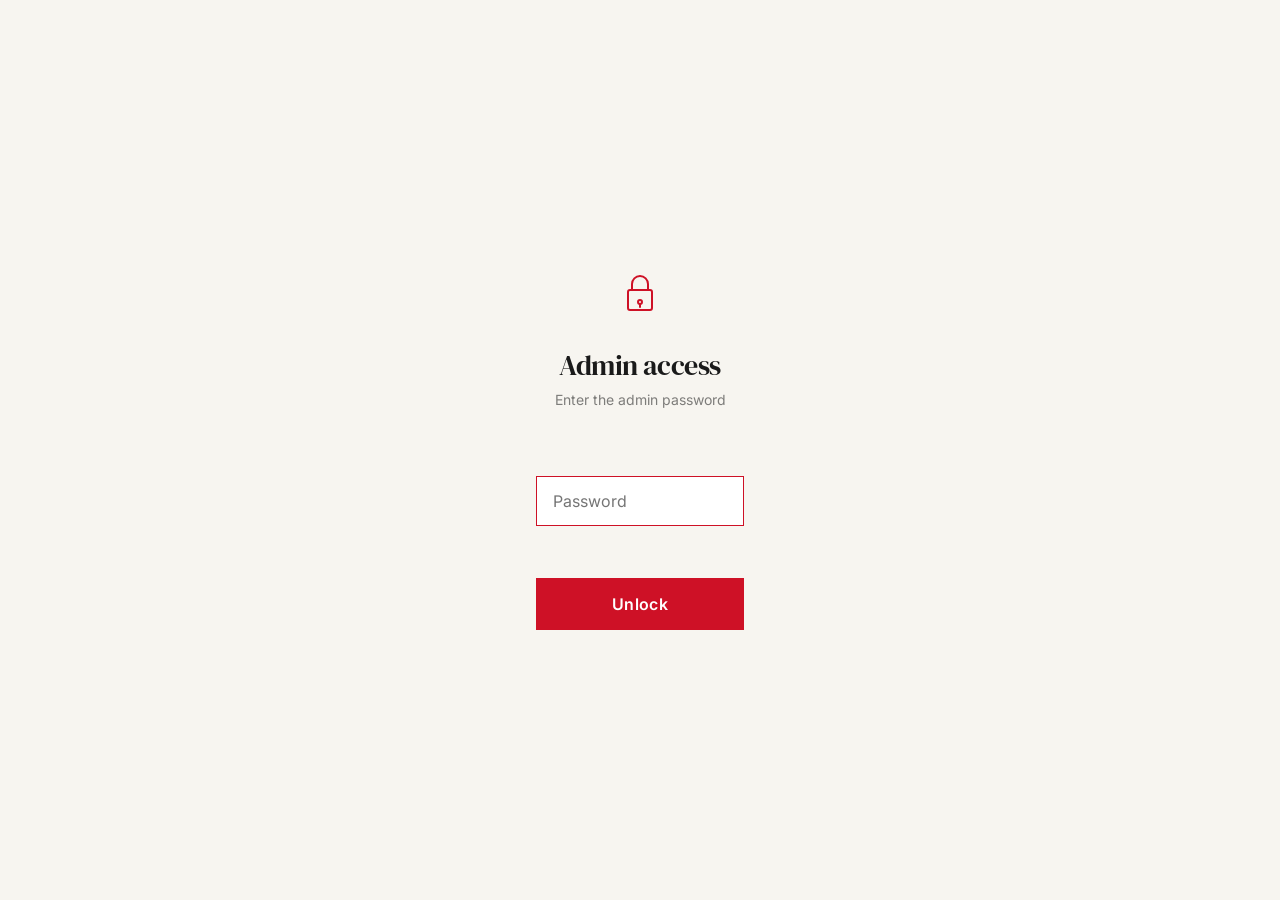
<file: admin.html>
<!DOCTYPE html>
<html lang="en">
<head>
  <meta charset="UTF-8">
  <meta name="viewport" content="width=device-width, initial-scale=1.0">
  <meta name="description" content="Admin panel — manage cycling proof for Gaza Fundraising Cause.">
  <title>Admin — Gaza Fundraising Cause</title>
  <link rel="stylesheet" href="css/styles.css">
  <style>
    .admin-gate {
      position: fixed;
      inset: 0;
      z-index: 999;
      background: var(--bg);
      display: flex;
      align-items: center;
      justify-content: center;
    }

    .admin-gate--hidden {
      display: none;
    }

    .admin-gate__box {
      text-align: center;
      padding: var(--space-xl);
      max-width: 400px;
    }

    .admin-gate__lock {
      width: 48px;
      height: 48px;
      margin: 0 auto var(--space-md);
      color: var(--accent);
    }

    .admin-gate__lock svg {
      display: block;
    }

    .admin-gate__title {
      font-family: var(--font-heading);
      font-size: 28px;
      margin-bottom: var(--space-xs);
      color: var(--text);
    }

    .admin-gate__sub {
      font-size: 14px;
      color: var(--muted);
      margin-bottom: var(--space-lg);
    }

    .admin-gate__input {
      width: 100%;
      padding: 14px 16px;
      font-family: var(--font-body);
      font-size: 16px;
      border: 1px solid var(--border);
      background: #fff;
      outline: none;
      transition: border-color 0.2s var(--ease-out);
      margin-bottom: var(--space-sm);
    }

    .admin-gate__input:focus {
      border-color: var(--accent);
    }

    .admin-gate__error {
      font-size: 13px;
      color: var(--accent);
      min-height: 20px;
      margin-bottom: var(--space-sm);
    }

    .admin-content {
      display: none;
    }

    .admin-content--visible {
      display: block;
    }

    .admin-form {
      max-width: 600px;
      margin: 0 auto;
    }

    .admin-form__group {
      margin-bottom: var(--space-md);
    }

    .admin-form__label {
      display: block;
      font-size: 13px;
      font-weight: 600;
      color: var(--text);
      margin-bottom: 6px;
      letter-spacing: 0.03em;
    }

    .admin-form__input,
    .admin-form__textarea,
    .admin-form__file {
      width: 100%;
      padding: 12px 14px;
      font-family: var(--font-body);
      font-size: 15px;
      border: 1px solid var(--border);
      background: #fff;
      outline: none;
      transition: border-color 0.2s var(--ease-out);
    }

    .admin-form__input:focus,
    .admin-form__textarea:focus {
      border-color: var(--accent);
    }

    .admin-form__textarea {
      min-height: 80px;
      resize: vertical;
    }

    .admin-form__file {
      padding: 10px 14px;
    }

    .admin-list {
      max-width: 600px;
      margin: 0 auto;
    }

    .admin-list__empty {
      text-align: center;
      padding: var(--space-xl);
      border: 1px dashed var(--border);
      font-size: 14px;
      color: var(--muted);
    }
  </style>
</head>
<body class="page-admin">
  <div class="admin-gate" id="admin-gate">
    <div class="admin-gate__box">
      <div class="admin-gate__lock">
        <svg viewBox="0 0 48 48" fill="none" stroke="currentColor" stroke-width="2" stroke-linecap="round" stroke-linejoin="round">
          <rect x="12" y="20" width="24" height="20" rx="2"/>
          <path d="M16 20V14c0-4.4 3.6-8 8-8s8 3.6 8 8v6"/>
          <circle cx="24" cy="32" r="2"/>
          <line x1="24" y1="34" x2="24" y2="37"/>
        </svg>
      </div>
      <h2 class="admin-gate__title">Admin access</h2>
      <p class="admin-gate__sub">Enter the admin password</p>
      <input type="password" class="admin-gate__input" id="admin-password" placeholder="Password" autocomplete="off">
      <p class="admin-gate__error" id="admin-error"></p>
      <button class="btn btn--primary" id="admin-unlock" style="width: 100%;">Unlock</button>
    </div>
  </div>

  <div class="admin-content" id="admin-content">
    <nav class="nav" role="navigation" aria-label="Main navigation">
      <a href="index.html" class="nav__title">Gaza Fundraising Cause</a>
      <button class="nav__hamburger" aria-label="Toggle menu" aria-expanded="false">
        <span></span>
        <span></span>
        <span></span>
      </button>
      <ul class="nav__links">
        <li><a href="index.html" class="nav__link">Home</a></li>
        <li><a href="about.html" class="nav__link">About</a></li>
        <li><a href="proof.html" class="nav__link">Proof</a></li>
        <li><a href="donate.html" class="nav__link nav__donate">Donate now</a></li>
      </ul>
    </nav>

    <main>
      <section class="page-hero" id="hero-admin">
        <div class="page-hero__content">
          <p class="section__label">Admin</p>
          <h1 class="heading-large">Manage Proof</h1>
        </div>
      </section>

      <section class="section" id="admin-upload">
        <p class="section__label fade-up">Upload new proof</p>
        <div class="admin-form fade-up fade-up--delay-1">
          <div class="admin-form__group">
            <label class="admin-form__label" for="proof-date">Date of ride</label>
            <input type="date" class="admin-form__input" id="proof-date">
          </div>
          <div class="admin-form__group">
            <label class="admin-form__label" for="proof-caption">Caption</label>
            <textarea class="admin-form__textarea" id="proof-caption" placeholder="Where did you ride? How far?"></textarea>
          </div>
          <div class="admin-form__group">
            <label class="admin-form__label" for="proof-file">Photo or video</label>
            <input type="file" class="admin-form__file" id="proof-file" accept="image/*,video/*">
          </div>
          <button class="btn btn--primary" id="proof-submit">Upload proof</button>
        </div>
      </section>

      <section class="section section--light-gray" id="admin-proofs">
        <p class="section__label fade-up">Uploaded proofs</p>
        <div class="admin-list fade-up fade-up--delay-1">
          <div class="admin-list__empty">No proofs uploaded yet.</div>
        </div>
      </section>
    </main>

    <div class="footer-bar">
      <div class="footer-bar__text">Donate today. Change lives.</div>
    </div>

    <footer class="footer">
      <span>Gaza Fundraising Cause. Woodhouse students. 2026.</span>
      <div class="footer__links">
        <a href="https://instagram.com/gaza_fundraising_cause_whsa" target="_blank" rel="noopener noreferrer">Instagram</a>
        <a href="https://www.justgiving.com/page/gaza-fundraising-cause" target="_blank" rel="noopener noreferrer">JustGiving</a>
      </div>
    </footer>
  </div>

  <script src="js/main.js"></script>
  <script>
    (function () {
      var gate = document.getElementById('admin-gate');
      var content = document.getElementById('admin-content');
      var passwordInput = document.getElementById('admin-password');
      var errorEl = document.getElementById('admin-error');
      var unlockBtn = document.getElementById('admin-unlock');
      var password = 'pakiunited';

      function checkPassword() {
        if (passwordInput.value === password) {
          gate.classList.add('admin-gate--hidden');
          content.classList.add('admin-content--visible');
          errorEl.textContent = '';
        } else {
          errorEl.textContent = 'Incorrect password';
          passwordInput.value = '';
          passwordInput.focus();
        }
      }

      unlockBtn.addEventListener('click', checkPassword);
      passwordInput.addEventListener('keydown', function (e) {
        if (e.key === 'Enter') checkPassword();
      });

      passwordInput.focus();
    })();
  </script>
</body>
</html>
</file>
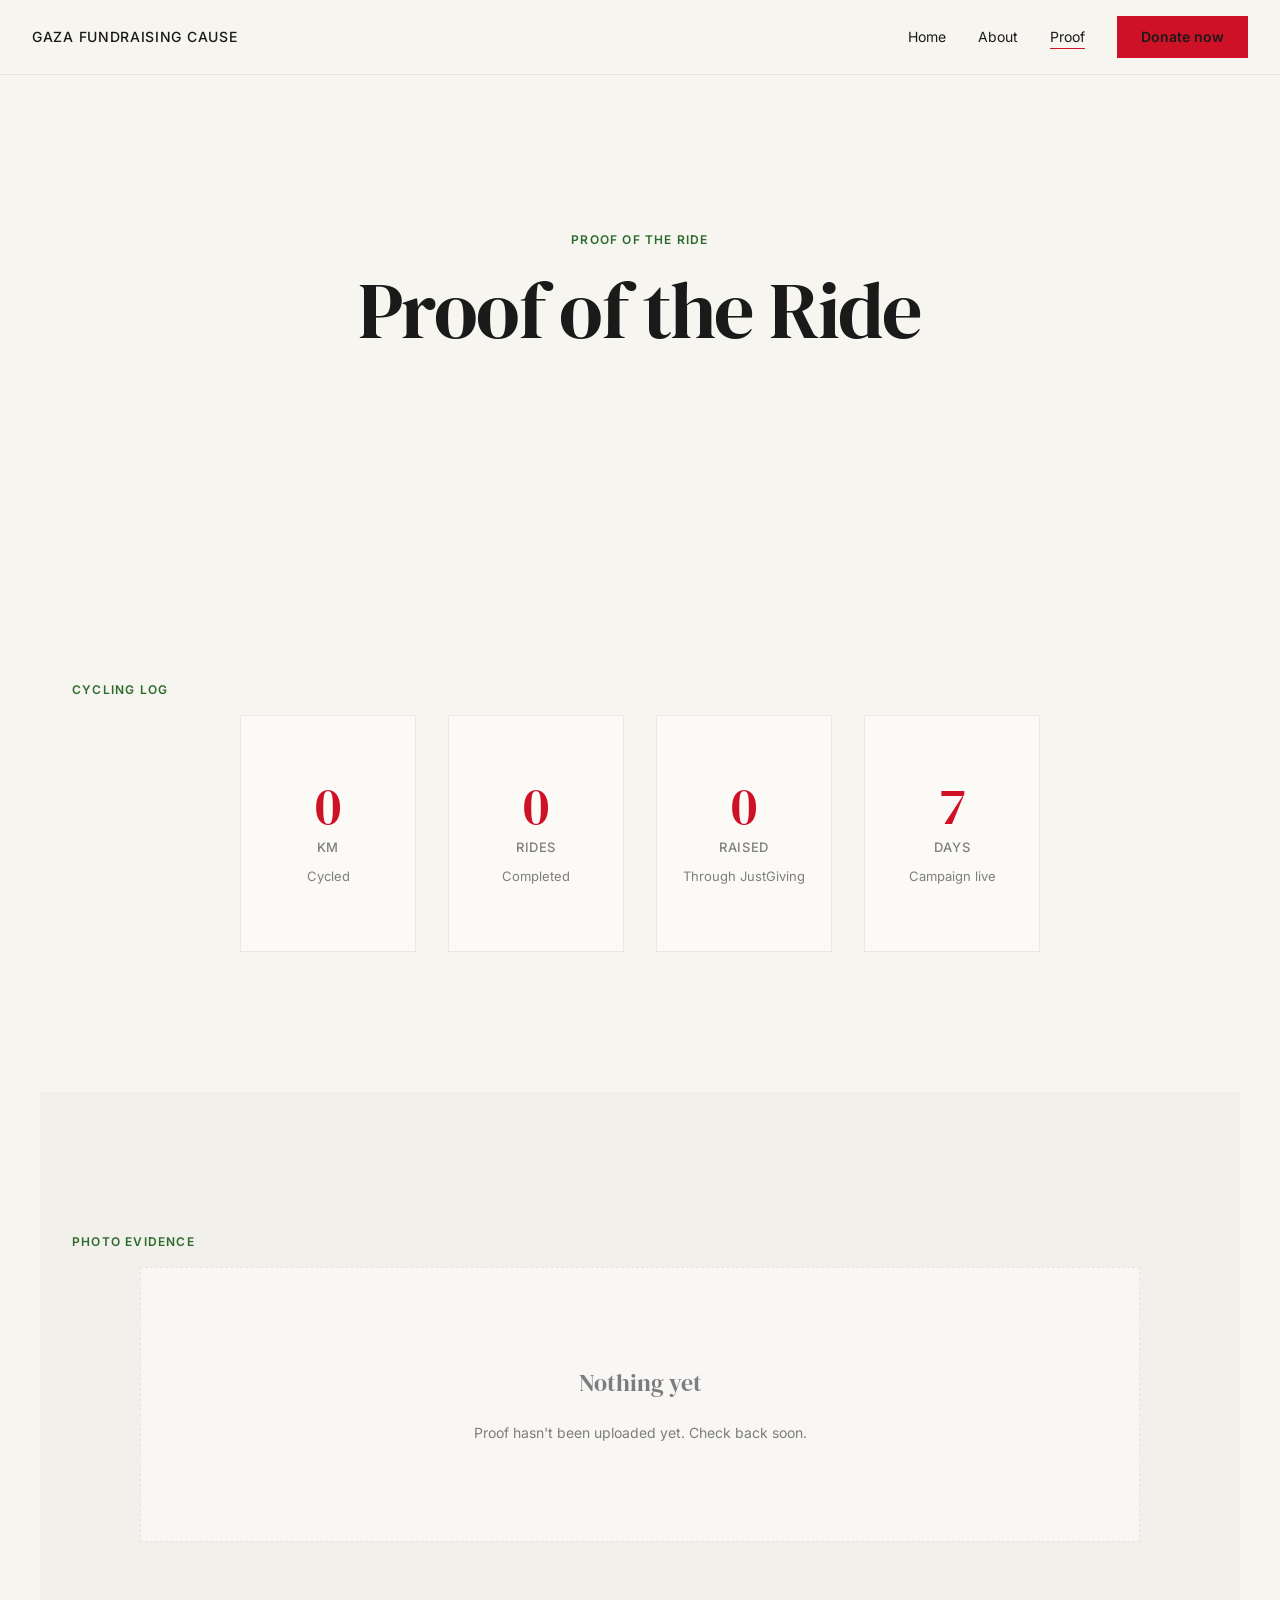
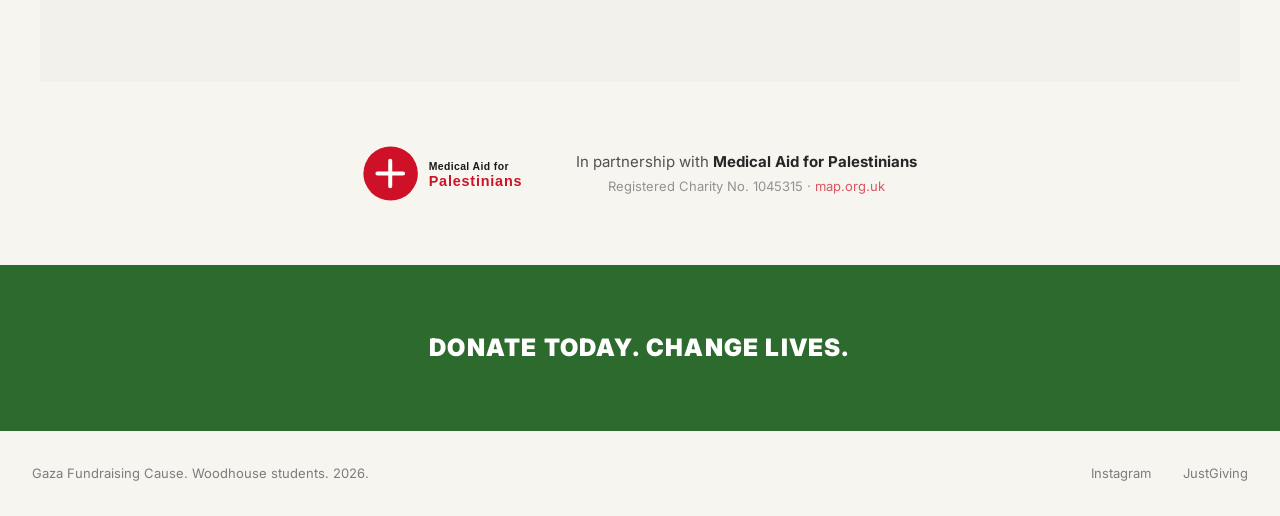
<file: proof.html>
<!DOCTYPE html>
<html lang="en">
<head>
  <meta charset="UTF-8">
  <meta name="viewport" content="width=device-width, initial-scale=1.0">
  <meta name="description" content="Proof of cycling — see real evidence of our Gaza perimeter challenge rides.">
  <title>Proof — Gaza Fundraising Cause</title>
  <link rel="stylesheet" href="css/styles.css">
</head>
<body class="page-proof">
  <nav class="nav" role="navigation" aria-label="Main navigation">
    <a href="index.html" class="nav__title">Gaza Fundraising Cause</a>
    <button class="nav__hamburger" aria-label="Toggle menu" aria-expanded="false">
      <span></span>
      <span></span>
      <span></span>
    </button>
    <ul class="nav__links">
      <li><a href="index.html" class="nav__link">Home</a></li>
      <li><a href="about.html" class="nav__link">About</a></li>
      <li><a href="proof.html" class="nav__link nav__link--active">Proof</a></li>
      <li><a href="donate.html" class="nav__link nav__donate">Donate now</a></li>
    </ul>
  </nav>

  <main>
    <section class="page-hero" id="hero-proof">
      <div class="page-hero__content">
        <p class="section__label fade-up">Proof of the ride</p>
        <h1 class="heading-large fade-up fade-up--delay-1">Proof of the Ride</h1>
      </div>
    </section>

    <section class="section" id="stats">
      <p class="section__label fade-up">Cycling log</p>
      <div class="stats-row fade-up fade-up--delay-1">
        <div class="stat-card">
          <span class="stat-card__number" data-counter="0">0</span>
          <span class="stat-card__unit">km</span>
          <span class="stat-card__label">Cycled</span>
        </div>
        <div class="stat-card">
          <span class="stat-card__number" data-counter="0">0</span>
          <span class="stat-card__unit">rides</span>
          <span class="stat-card__label">Completed</span>
        </div>
        <div class="stat-card">
          <span class="stat-card__number" data-counter="0">0</span>
          <span class="stat-card__unit">raised</span>
          <span class="stat-card__label">Through JustGiving</span>
        </div>
        <div class="stat-card">
          <span class="stat-card__number" data-counter="7">0</span>
          <span class="stat-card__unit">days</span>
          <span class="stat-card__label">Campaign live</span>
        </div>
      </div>
    </section>

    <section class="section section--light-gray" id="gallery">
      <p class="section__label fade-up">Photo evidence</p>
      <div class="proof-grid fade-up fade-up--delay-1">
        <div class="proof-card proof-card--empty" style="grid-column: 1 / -1; aspect-ratio: auto; padding: var(--space-xl);">
          <p class="proof-card__nothing">Nothing yet</p>
          <p class="proof-card__nothing-sub">Proof hasn't been uploaded yet. Check back soon.</p>
        </div>
      </div>
    </section>

    <section class="trust-section" id="trust-proof">
      <div class="trust-bar fade-up">
        <img src="assets/images/map-logo.svg" alt="Medical Aid for Palestinians" class="trust-bar__logo" width="180" height="55">
        <div class="trust-bar__text">
          <p class="trust-bar__headline">In partnership with <strong>Medical Aid for Palestinians</strong></p>
          <p class="trust-bar__detail">Registered Charity No. 1045315 &middot; <a href="https://www.map.org.uk" target="_blank" rel="noopener noreferrer" class="trust-bar__link">map.org.uk</a></p>
        </div>
      </div>
    </section>
  </main>

  <div class="footer-bar">
    <div class="footer-bar__text">Donate today. Change lives.</div>
  </div>

  <footer class="footer">
    <span>Gaza Fundraising Cause. Woodhouse students. 2026.</span>
    <div class="footer__links">
      <a href="https://instagram.com/gaza_fundraising_cause_whsa" target="_blank" rel="noopener noreferrer">Instagram</a>
      <a href="https://www.justgiving.com/page/gaza-fundraising-cause" target="_blank" rel="noopener noreferrer">JustGiving</a>
    </div>
  </footer>

  <script src="js/main.js"></script>
</body>
</html>
</file>
<file: css/styles.css>
@import url('https://fonts.googleapis.com/css2?family=DM+Serif+Display:ital@0;1&family=Inter:wght@300;400;500;600;700;900&display=swap');

:root {
  --bg: #f7f5f0;
  --text: #1a1a1a;
  --accent: #CE1126;
  --accent-hover: #a80e1f;
  --green: #2d6a2d;
  --green-hover: #235523;
  --black: #1a1a1a;
  --muted: rgba(26, 26, 26, 0.55);
  --border: rgba(26, 26, 26, 0.08);
  --light-overlay: rgba(247, 245, 240, 0.92);

  --space-xs: 8px;
  --space-sm: 16px;
  --space-md: 32px;
  --space-lg: 64px;
  --space-xl: 96px;
  --space-xxl: 140px;

  --font-heading: 'DM Serif Display', Georgia, serif;
  --font-body: 'Inter', -apple-system, BlinkMacSystemFont, sans-serif;

  --ease-out: cubic-bezier(0.23, 1, 0.32, 1);
  --ease-in-out: cubic-bezier(0.77, 0, 0.175, 1);
  --ease-default: cubic-bezier(0.16, 1, 0.3, 1);
}

*,
*::before,
*::after {
  box-sizing: border-box;
  margin: 0;
  padding: 0;
}

html {
  scroll-behavior: smooth;
  -webkit-font-smoothing: antialiased;
  -moz-osx-font-smoothing: grayscale;
}

body {
  font-family: var(--font-body);
  font-size: 16px;
  line-height: 1.6;
  color: var(--text);
  background-color: var(--bg);
  min-height: 100dvh;
  overflow-x: hidden;
}

img {
  max-width: 100%;
  display: block;
}

a {
  color: inherit;
  text-decoration: none;
}

button {
  font-family: inherit;
  cursor: pointer;
  border: none;
  background: none;
  color: inherit;
}

/* ========== Typography ========== */

h1, h2, h3, h4 {
  font-family: var(--font-heading);
  font-weight: 400;
  line-height: 1.1;
  letter-spacing: -0.02em;
}

.heading-large {
  font-size: clamp(40px, 8vw, 80px);
}

.heading-medium {
  font-size: clamp(32px, 5vw, 56px);
}

.heading-small {
  font-size: clamp(28px, 4vw, 40px);
}

.body-text {
  font-size: 16px;
  line-height: 1.7;
  color: var(--muted);
  max-width: 65ch;
}

.text-red {
  color: var(--accent);
}

.text-green {
  color: var(--green);
}

/* ========== Navigation ========== */

.nav {
  position: fixed;
  top: 0;
  left: 0;
  right: 0;
  z-index: 100;
  padding: var(--space-sm) var(--space-md);
  display: flex;
  align-items: center;
  justify-content: space-between;
  background: rgba(247, 245, 240, 0.95);
  border-bottom: 1px solid var(--border);
  transition: transform 0.3s var(--ease-out), opacity 0.3s var(--ease-out);
  will-change: transform;
}

.nav--hidden {
  transform: translateY(-100%);
  opacity: 0;
}

.nav__title {
  font-size: 14px;
  font-weight: 500;
  letter-spacing: 0.05em;
  text-transform: uppercase;
  color: var(--text);
}

.nav__links {
  display: flex;
  align-items: center;
  gap: var(--space-md);
  list-style: none;
}

.nav__link {
  font-size: 14px;
  font-weight: 400;
  color: var(--muted);
  transition: color 0.2s var(--ease-out);
  position: relative;
}

.nav__link::after {
  content: '';
  position: absolute;
  bottom: -4px;
  left: 0;
  width: 0;
  height: 1px;
  background: var(--accent);
  transition: width 0.2s var(--ease-out);
}

.nav__link:hover {
  color: var(--text);
}

.nav__link:hover::after {
  width: 100%;
}

.nav__link--active {
  color: var(--text);
}

.nav__link--active::after {
  width: 100%;
  background: var(--accent);
}

.nav__donate {
  display: inline-flex;
  align-items: center;
  justify-content: center;
  padding: 10px 24px;
  background: var(--accent);
  color: #fff;
  font-size: 14px;
  font-weight: 600;
  border-radius: 0;
  transition: background 0.2s var(--ease-out), transform 0.15s var(--ease-out);
}

.nav__donate:active {
  transform: scale(0.97);
}

.nav__donate:hover {
  background: var(--accent-hover);
}

.nav__hamburger {
  display: none;
  flex-direction: column;
  gap: 5px;
  padding: 4px;
  cursor: pointer;
  z-index: 101;
}

.nav__hamburger span {
  display: block;
  width: 24px;
  height: 1.5px;
  background: var(--text);
  transition: transform 0.3s var(--ease-out), opacity 0.3s var(--ease-out);
  transform-origin: center;
}

.nav__hamburger--open span:nth-child(1) {
  transform: rotate(45deg) translate(4.5px, 4.5px);
}

.nav__hamburger--open span:nth-child(2) {
  opacity: 0;
}

.nav__hamburger--open span:nth-child(3) {
  transform: rotate(-45deg) translate(4.5px, -4.5px);
}

@media (max-width: 768px) {
  .nav__hamburger {
    display: flex;
  }

  .nav__links {
    position: fixed;
    top: 0;
    left: 0;
    right: 0;
    bottom: 0;
    background: var(--bg);
    flex-direction: column;
    justify-content: center;
    align-items: center;
    gap: var(--space-lg);
    transform: translateX(100%);
    transition: transform 0.4s var(--ease-out);
    z-index: 100;
  }

  .page-about .nav__links {
    background: #0d0d0d;
  }

  .nav__links--open {
    transform: translateX(0);
  }

  .nav__link {
    font-size: 24px;
  }

  .nav__donate {
    font-size: 18px;
    padding: 16px 48px;
    min-height: 56px;
  }
}

/* ========== Hero ========== */

.hero {
  position: relative;
  min-height: 100dvh;
  display: flex;
  align-items: center;
  padding: 0;
  overflow: hidden;
  background-color: var(--bg);
}

.hero--page {
  min-height: 60vh;
  padding: var(--space-xl) var(--space-md) var(--space-lg);
}

.hero--home {
  padding: 0;
}

.hero__layout {
  display: grid;
  grid-template-columns: 1fr 1fr;
  width: 100%;
  min-height: 100dvh;
}

.hero__left {
  display: flex;
  flex-direction: column;
  justify-content: center;
  padding: var(--space-xxl) var(--space-xl);
  position: relative;
  z-index: 2;
}

.hero__right {
  position: relative;
  overflow: hidden;
  background-color: #2a2a2a;
  display: flex;
  align-items: center;
  justify-content: center;
}

.hero__right-bg {
  position: absolute;
  inset: 0;
  z-index: 0;
  background-size: cover;
  background-position: center;
  opacity: 0.5;
}

.hero__right-bg::after {
  content: '';
  position: absolute;
  inset: 0;
  background: linear-gradient(135deg, rgba(26,26,26,0.7) 0%, rgba(26,26,26,0.3) 100%);
}

.hero__right-content {
  position: relative;
  z-index: 2;
  display: flex;
  flex-direction: column;
  align-items: center;
  gap: var(--space-md);
  padding: var(--space-xl);
}

.hero__text-overlay {
  position: absolute;
  bottom: var(--space-lg);
  left: 50%;
  transform: translateX(-50%);
  z-index: 3;
  font-family: var(--font-heading);
  font-size: clamp(30px, 5vw, 52px);
  color: rgba(255, 255, 255, 0.95);
  text-align: center;
  white-space: nowrap;
  animation: fadePulse 3s ease-in-out infinite;
  text-shadow: 0 4px 32px rgba(0, 0, 0, 0.6);
  letter-spacing: 0.02em;
  pointer-events: none;
}

@keyframes fadePulse {
  0%, 100% { opacity: 0.35; }
  50% { opacity: 1; }
}

.hero__silhouette {
  opacity: 0.85;
  max-width: 80%;
}

.hero__silhouette svg {
  width: 100%;
  height: auto;
}

.hero__three {
  position: absolute;
  inset: 0;
  z-index: 1;
  pointer-events: none;
}

.hero__three canvas {
  display: block;
  width: 100%;
  height: 100%;
}

/* Hero Particle Field (left side) */
.hero__particles {
  position: absolute;
  inset: 0;
  z-index: 0;
  pointer-events: none;
}

.hero__particles canvas {
  display: block;
  width: 100%;
  height: 100%;
}

.hero__left > *:not(.hero__particles) {
  position: relative;
  z-index: 1;
}

/* Distressed / Grunge Text */
.distressed {
  position: relative;
  display: inline-block;
}

.distressed::before {
  content: '';
  position: absolute;
  inset: 0;
  background: repeating-linear-gradient(
    0deg,
    transparent,
    transparent 2px,
    rgba(0,0,0,0.04) 2px,
    rgba(0,0,0,0.04) 3px
  );
  pointer-events: none;
  mix-blend-mode: multiply;
}

/* Brushstroke Banner */
.brushstroke {
  display: inline-block;
  background: var(--black);
  color: #fff;
  padding: 12px 28px;
  font-family: var(--font-body);
  font-size: clamp(14px, 2vw, 18px);
  font-weight: 600;
  line-height: 1.4;
  margin-bottom: var(--space-md);
  position: relative;
  clip-path: polygon(
    0% 0%,
    98% 0%,
    100% 50%,
    98% 100%,
    0% 100%,
    2% 50%
  );
}

.brushstroke .text-red {
  color: var(--accent);
}

/* Hero headline */
.hero-headline {
  font-family: var(--font-body);
  font-size: clamp(16px, 2.5vw, 22px);
  font-weight: 500;
  letter-spacing: 0.15em;
  text-transform: uppercase;
  color: var(--muted);
  margin-bottom: var(--space-xs);
}

.hero-headline-big {
  font-family: var(--font-body);
  font-size: clamp(64px, 12vw, 140px);
  font-weight: 900;
  line-height: 0.9;
  letter-spacing: -0.04em;
  text-transform: uppercase;
  color: var(--accent);
  margin-bottom: var(--space-md);
  position: relative;
}

.hero-body {
  font-size: clamp(15px, 1.2vw, 17px);
  line-height: 1.7;
  color: var(--muted);
  max-width: 520px;
  margin-bottom: var(--space-lg);
}

.hero__cta {
  display: inline-flex;
  align-items: center;
  justify-content: center;
  padding: 16px 48px;
  background: var(--accent);
  color: #fff;
  font-size: 16px;
  font-weight: 700;
  letter-spacing: 0.03em;
  text-transform: uppercase;
  transition: background 0.2s var(--ease-out), transform 0.15s var(--ease-out);
}

.hero__cta:active {
  transform: scale(0.97);
}

.hero__cta:hover {
  background: var(--accent-hover);
}

@media (max-width: 900px) {
  .hero__layout {
    grid-template-columns: 1fr;
    min-height: auto;
  }

  .hero__left {
    padding: var(--space-xxl) var(--space-md) var(--space-xl);
  }

  .hero__right {
    min-height: 400px;
    order: -1;
  }

  .hero--page {
    min-height: 40vh;
  }
}

@media (max-width: 768px) {
  .hero__right {
    min-height: 300px;
  }
}

/* ========== Buttons ========== */

.btn {
  display: inline-flex;
  align-items: center;
  justify-content: center;
  padding: 16px 40px;
  font-size: 16px;
  font-weight: 600;
  letter-spacing: 0.02em;
  transition: background 0.2s var(--ease-out), transform 0.15s var(--ease-out);
  cursor: pointer;
}

.btn:active {
  transform: scale(0.97);
}

.btn--primary {
  background: var(--accent);
  color: #fff;
}

.btn--primary:hover {
  background: var(--accent-hover);
}

.btn--green {
  background: var(--green);
  color: #fff;
}

.btn--green:hover {
  background: var(--green-hover);
}

.btn--donate-large {
  padding: 20px 56px;
  font-size: 18px;
  min-width: 280px;
  animation: pulse-btn 2s ease-in-out infinite;
}

.btn--donate-large:active {
  animation: none;
  transform: scale(0.97);
}

@keyframes pulse-btn {
  0%, 100% {
    transform: scale(1);
  }
  50% {
    transform: scale(1.03);
  }
}

.link-underline {
  position: relative;
  color: var(--muted);
  font-size: 16px;
  transition: color 0.2s var(--ease-out);
}

.link-underline::after {
  content: '';
  position: absolute;
  bottom: -2px;
  left: 0;
  width: 100%;
  height: 1px;
  background: var(--text);
  transform: scaleX(0);
  transform-origin: left;
  transition: transform 0.3s var(--ease-out);
}

.link-underline:hover {
  color: var(--text);
}

.link-underline:hover::after {
  transform: scaleX(1);
}

.link-green {
  position: relative;
  color: var(--green);
  font-size: 16px;
  font-weight: 500;
  transition: color 0.2s var(--ease-out);
}

.link-green::after {
  content: '';
  position: absolute;
  bottom: -2px;
  left: 0;
  width: 100%;
  height: 1px;
  background: var(--green);
  transform: scaleX(0);
  transform-origin: left;
  transition: transform 0.3s var(--ease-out);
}

.link-green:hover {
  color: var(--green-hover);
}

.link-green:hover::after {
  transform: scaleX(1);
}

/* ========== Sections ========== */

.section {
  padding: var(--space-xxl) var(--space-md);
  max-width: 1200px;
  margin: 0 auto;
}

.section--full {
  max-width: none;
  padding-left: var(--space-md);
  padding-right: var(--space-md);
}

.section--light-gray {
  background: rgba(0, 0, 0, 0.02);
}

.section--cta {
  text-align: center;
  padding: var(--space-xxl) var(--space-md);
  background: var(--bg);
}

.section__label {
  font-family: var(--font-body);
  font-size: 12px;
  font-weight: 600;
  letter-spacing: 0.1em;
  text-transform: uppercase;
  color: var(--green);
  margin-bottom: var(--space-sm);
}

.section__heading {
  margin-bottom: var(--space-md);
}

.section__text {
  font-size: 16px;
  line-height: 1.7;
  color: var(--muted);
  max-width: 65ch;
}

/* ========== Three Column Layout (Aid + Fundraising + Map) ========== */

.cols-3 {
  display: grid;
  grid-template-columns: 1fr 1fr 1fr;
  gap: var(--space-lg);
  align-items: start;
}

.cols-3--wide-right {
  grid-template-columns: 1.2fr 1fr 1fr;
}

@media (max-width: 900px) {
  .cols-3 {
    grid-template-columns: 1fr;
    gap: var(--space-xl);
  }
}

/* ========== Two Column Layout ========== */

.cols-2 {
  display: grid;
  grid-template-columns: 1fr 1fr;
  gap: var(--space-lg);
  align-items: start;
}

@media (max-width: 768px) {
  .cols-2 {
    grid-template-columns: 1fr;
    gap: var(--space-md);
  }
}

/* ========== Aid Category Items (Green Circular Icons) ========== */

.aid-list {
  list-style: none;
  display: flex;
  flex-direction: column;
  gap: var(--space-md);
}

.aid-item {
  display: flex;
  gap: var(--space-md);
  align-items: flex-start;
}

.aid-item__icon {
  flex-shrink: 0;
  width: 52px;
  height: 52px;
  border: 2px solid var(--green);
  border-radius: 50%;
  display: flex;
  align-items: center;
  justify-content: center;
  background: rgba(45, 106, 45, 0.06);
}

.aid-item__icon svg {
  width: 24px;
  height: 24px;
  fill: none;
  stroke: var(--green);
  stroke-width: 1.5;
}

.aid-item__content h3 {
  font-family: var(--font-body);
  font-size: 13px;
  font-weight: 700;
  letter-spacing: 0.08em;
  text-transform: uppercase;
  color: var(--green);
  margin-bottom: 3px;
}

.aid-item__content p {
  font-size: 14px;
  color: var(--muted);
  line-height: 1.5;
}

/* ========== Fundraising Mechanic ========== */

.fundraising-mechanic {
  text-align: center;
  padding: var(--space-lg) 0;
}

.fundraising-mechanic__label {
  font-size: clamp(20px, 3vw, 28px);
  font-weight: 700;
  color: var(--green);
  letter-spacing: 0.03em;
  margin-bottom: var(--space-sm);
}

.fundraising-mechanic__banner {
  display: inline-block;
  background: var(--accent);
  color: #fff;
  font-family: var(--font-body);
  font-size: clamp(24px, 3.5vw, 36px);
  font-weight: 900;
  text-transform: uppercase;
  padding: 8px 32px;
  letter-spacing: 0.02em;
  margin-bottom: var(--space-sm);
  clip-path: polygon(0% 0%, 98% 0%, 100% 50%, 98% 100%, 0% 100%, 2% 50%);
}

.fundraising-mechanic__action {
  font-size: clamp(18px, 2.5vw, 24px);
  font-weight: 700;
  color: var(--text);
  line-height: 1.2;
}

.fundraising-mechanic__action .text-red {
  font-size: clamp(36px, 5vw, 56px);
  display: block;
  font-weight: 900;
  text-transform: uppercase;
}

/* ========== Gaza Map ========== */

.map-container {
  display: flex;
  flex-direction: column;
  align-items: center;
}

.map-svg {
  width: 100%;
  max-width: 200px;
  height: auto;
}

/* ========== 3D Cyclist Track ========== */

.track-container {
  display: flex;
  flex-direction: column;
  align-items: center;
  gap: var(--space-sm);
}

.track-container__label {
  font-family: var(--font-body);
  font-size: 11px;
  font-weight: 600;
  letter-spacing: 0.1em;
  text-transform: uppercase;
  color: var(--green);
}

  .track-canvas {
    width: 100%;
    max-width: 260px;
    aspect-ratio: 1 / 1.3;
    position: relative;
  }

  .track-canvas canvas {
    display: block;
    width: 100%;
    height: 100%;
  }

  .track-container__caption {
    font-size: 12px;
  color: var(--muted);
  text-align: center;
  line-height: 1.5;
}

.track-container__caption .text-red {
  font-weight: 700;
}

.track-container__caption .text-green {
  font-weight: 700;
}

/* ========== Rising Hands CTA ========== */

.section--hands {
  position: relative;
  overflow: hidden;
}

.cta-heart__hands {
  position: absolute;
  inset: 0;
  z-index: 0;
  pointer-events: none;
}

.cta-heart__hands canvas {
  display: block;
  width: 100%;
  height: 100%;
}

/* ========== Bicycle Wheel Spinning ========== */

.wheel-spinner {
  width: 80px;
  height: 80px;
  animation: spin 3s linear infinite;
  margin: 0 auto;
}

.wheel-spinner--slow {
  animation-duration: 6s;
}

.wheel-spinner--hover-pause:hover {
  animation-play-state: paused;
}

@keyframes spin {
  100% {
    transform: rotate(360deg);
  }
}

.wheel-spinner svg {
  width: 100%;
  height: 100%;
}

.wheel-spinner circle {
  fill: none;
  stroke: var(--text);
  stroke-width: 2;
}

.wheel-spinner line {
  stroke: var(--text);
  stroke-width: 1.5;
  stroke-linecap: round;
}

.wheel-spinner--green circle {
  stroke: var(--green);
}

.wheel-spinner--green line {
  stroke: var(--green);
}

.wheel-spinner--red circle {
  stroke: var(--accent);
}

.wheel-spinner--red line {
  stroke: var(--accent);
}

/* ========== Stat Block ========== */

.stat {
  text-align: left;
}

.stat__number {
  font-family: var(--font-heading);
  font-size: clamp(48px, 6vw, 72px);
  line-height: 1;
  color: var(--text);
  margin-bottom: var(--space-xs);
}

.stat__label {
  font-size: 14px;
  color: var(--muted);
  letter-spacing: 0.02em;
}

/* ========== Numbered List ========== */

.numbered-list {
  list-style: none;
  display: flex;
  flex-direction: column;
  gap: var(--space-lg);
}

.numbered-list__item {
  display: flex;
  gap: var(--space-md);
  align-items: flex-start;
}

.numbered-list__num {
  font-family: var(--font-heading);
  font-size: 24px;
  color: var(--green);
  line-height: 1;
  flex-shrink: 0;
  min-width: 48px;
}

.numbered-list__content h3 {
  font-family: var(--font-heading);
  font-size: 22px;
  font-weight: 400;
  margin-bottom: 4px;
}

.numbered-list__content p {
  font-size: 15px;
  color: var(--muted);
  line-height: 1.6;
}

/* ========== Progress Bar ========== */

.progress {
  max-width: 600px;
  margin: 0 auto;
}

.progress__stats {
  display: flex;
  justify-content: space-between;
  margin-bottom: var(--space-sm);
  font-size: 14px;
}

.progress__raised {
  font-weight: 600;
}

.progress__goal {
  color: var(--muted);
}

.progress__bar {
  width: 100%;
  height: 4px;
  background: rgba(45, 106, 45, 0.15);
  margin-bottom: var(--space-sm);
  border-radius: 0;
}

.progress__fill {
  height: 100%;
  background: var(--green);
  width: 0;
  transition: width 1.5s var(--ease-out);
  border-radius: 0;
}

.progress__fill--animated {
  width: var(--progress-width, 0%);
}

.progress__km {
  font-size: 14px;
  color: var(--muted);
  display: flex;
  align-items: center;
  gap: var(--space-xs);
}

.progress__km .wheel-spinner {
  width: 20px;
  height: 20px;
  display: inline-block;
  vertical-align: middle;
}

.progress__link {
  cursor: pointer;
  transition: opacity 0.2s var(--ease-out);
}

.progress__link:hover {
  opacity: 0.7;
}

/* ========== Flip Counter (3D digit flip) ========== */

.flip-number {
  display: inline-flex;
  gap: 2px;
  vertical-align: middle;
}

.flip-digit {
  position: relative;
  display: inline-block;
  width: 0.6em;
  height: 1em;
  perspective: 300px;
  font-variant-numeric: tabular-nums;
}

.flip-digit__top,
.flip-digit__bottom {
  position: absolute;
  inset: 0;
  display: flex;
  align-items: center;
  justify-content: center;
  backface-visibility: hidden;
  transform-style: preserve-3d;
  overflow: hidden;
}

.flip-digit__top {
  background: var(--bg);
  color: var(--text);
  clip-path: inset(0 0 50% 0);
  transform-origin: bottom center;
  z-index: 2;
}

.flip-digit__bottom {
  background: var(--bg);
  color: var(--text);
  clip-path: inset(50% 0 0 0);
  transform-origin: top center;
  z-index: 1;
}

.flip-digit__top-next,
.flip-digit__bottom-next {
  position: absolute;
  inset: 0;
  display: flex;
  align-items: center;
  justify-content: center;
  backface-visibility: hidden;
  transform-style: preserve-3d;
  overflow: hidden;
}

.flip-digit__top-next {
  background: var(--bg);
  color: var(--text);
  clip-path: inset(0 0 50% 0);
  transform-origin: bottom center;
  transform: rotateX(90deg);
  z-index: 3;
}

.flip-digit__bottom-next {
  background: var(--bg);
  color: var(--text);
  clip-path: inset(50% 0 0 0);
  transform-origin: top center;
  z-index: 0;
}

.flip-digit--animate .flip-digit__top {
  animation: flipTop 0.4s ease-in forwards;
}

.flip-digit--animate .flip-digit__bottom-next {
  animation: flipBottom 0.4s ease-out 0.2s forwards;
}

@keyframes flipTop {
  0% { transform: rotateX(0deg); }
  100% { transform: rotateX(-90deg); }
}

@keyframes flipBottom {
  0% { transform: rotateX(90deg); }
  100% { transform: rotateX(0deg); }
}

/* ========== Steps List ========== */

.steps {
  list-style: none;
  display: flex;
  flex-direction: column;
  gap: var(--space-lg);
  max-width: 600px;
  margin: 0 auto;
}

.steps__item {
  display: flex;
  gap: var(--space-md);
  align-items: flex-start;
}

.steps__num {
  font-family: var(--font-heading);
  font-size: 24px;
  color: var(--green);
  line-height: 1;
  flex-shrink: 0;
  min-width: 48px;
}

.steps__content h3 {
  font-family: var(--font-heading);
  font-size: 22px;
  font-weight: 400;
  margin-bottom: 4px;
}

.steps__content p {
  font-size: 15px;
  color: var(--muted);
  line-height: 1.6;
}

/* ========== Heart CTA Section ========== */

.cta-heart {
  position: relative;
  z-index: 1;
  text-align: center;
  padding: var(--space-xxl) var(--space-md);
  max-width: 700px;
  margin: 0 auto;
}

.cta-heart__icon {
  margin-bottom: var(--space-md);
}

.cta-heart__icon svg {
  width: 48px;
  height: 48px;
  fill: var(--accent);
}

.cta-heart__headline {
  font-family: var(--font-body);
  font-size: clamp(20px, 3vw, 28px);
  font-weight: 900;
  color: var(--accent);
  text-transform: uppercase;
  letter-spacing: 0.02em;
  margin-bottom: var(--space-md);
  line-height: 1.2;
}

.cta-heart__text {
  font-size: 16px;
  color: var(--muted);
  max-width: 500px;
  margin: 0 auto var(--space-lg);
  line-height: 1.7;
}

/* ========== Green Footer Bar ========== */

.footer-bar {
  background: var(--green);
  color: #fff;
  text-align: center;
  padding: var(--space-lg) var(--space-md);
}

.footer-bar__text {
  font-family: var(--font-body);
  font-size: clamp(18px, 2.5vw, 24px);
  font-weight: 900;
  text-transform: uppercase;
  letter-spacing: 0.05em;
}

.footer {
  padding: var(--space-md);
  display: flex;
  justify-content: space-between;
  align-items: center;
  font-size: 13px;
  color: var(--muted);
  background: var(--bg);
}

.footer__links {
  display: flex;
  gap: var(--space-md);
}

.footer__links a {
  transition: color 0.2s var(--ease-out);
}

.footer__links a:hover {
  color: var(--text);
}

@media (max-width: 768px) {
  .footer {
    flex-direction: column;
    gap: var(--space-sm);
    text-align: center;
  }
}

/* ========== Donate URL ========== */

.donate-url {
  margin-top: var(--space-md);
  font-size: 13px;
  color: var(--muted);
  word-break: break-all;
}

.donate-url a {
  color: var(--muted);
  text-decoration: underline;
  text-underline-offset: 3px;
  transition: color 0.2s var(--ease-out);
}

.donate-url a:hover {
  color: var(--text);
}

/* ========== Share Section ========== */

.share {
  text-align: center;
  padding: var(--space-xl) var(--space-md);
}

.share__text {
  font-size: 18px;
  color: var(--muted);
  margin-bottom: var(--space-sm);
}

.share__handle {
  font-family: var(--font-heading);
  font-size: 28px;
  color: var(--text);
  transition: color 0.2s var(--ease-out);
}

.share__handle:hover {
  color: var(--accent);
}

/* ========== Animations: Fade Up ========== */

.fade-up {
  opacity: 0;
  transform: translateY(30px);
  transition: opacity 0.6s var(--ease-out), transform 0.6s var(--ease-out);
}

.fade-up--visible {
  opacity: 1;
  transform: translateY(0);
}

.fade-up--delay-1 { transition-delay: 0ms; }
.fade-up--delay-2 { transition-delay: 100ms; }
.fade-up--delay-3 { transition-delay: 200ms; }
.fade-up--delay-4 { transition-delay: 300ms; }

/* ========== Responsive Helpers ========== */

@media (max-width: 768px) {
  br {
    display: none;
  }

  .btn--donate-large {
    width: 100%;
    min-width: 0;
    min-height: 56px;
  }

  .section {
    padding: var(--space-xl) var(--space-sm);
  }

  .section--cta {
    padding: var(--space-xl) var(--space-sm);
  }

  .aid-item__icon {
    width: 44px;
    height: 44px;
  }

  .aid-item__icon svg {
    width: 20px;
    height: 20px;
  }

  .map-svg {
    max-width: 160px;
  }

  .track-canvas {
    max-width: 160px;
  }
}

/* ========== Elva Horizontal Scroll — Liquid Glass (About) ========== */

.page-about {
  background: #0d0d0d;
}

.page-about .nav {
  background: rgba(13, 13, 13, 0.92);
  border-bottom: 1px solid rgba(255, 255, 255, 0.06);
}

.page-about .nav__hamburger span {
  background: rgba(255, 255, 255, 0.75);
}

.page-about .nav__title,
.page-about .nav__link {
  color: rgba(255, 255, 255, 0.75);
}

.page-about .nav__link--active {
  color: #fff;
}

.about-wrapper {
  height: 400vh;
  position: relative;
  background: #0d0d0d;
}

.about-bg-glow {
  position: absolute;
  inset: 0;
  z-index: 0;
  pointer-events: none;
  transition: opacity 0.8s ease;
  will-change: opacity;
}

.about-sticky {
  position: sticky;
  top: 0;
  height: 100vh;
  overflow: hidden;
  background: transparent;
}

.about-track {
  display: flex;
  width: 400vw;
  height: 100vh;
  will-change: transform;
}

.panel {
  width: 100vw;
  height: 100vh;
  display: flex;
  align-items: center;
  justify-content: center;
  padding: var(--space-xl);
  flex-shrink: 0;
  background-color: transparent !important;
  background-size: cover !important;
  background-position: center !important;
  background-repeat: no-repeat !important;
  position: relative;
  z-index: 1;
}

.panel::before {
  content: '';
  position: absolute;
  inset: 0;
  z-index: 0;
  background: rgba(13, 13, 13, 0.5);
  pointer-events: none;
}

/* Glass card */
.glass-card {
  background: rgba(255, 255, 255, 0.04);
  backdrop-filter: blur(24px);
  -webkit-backdrop-filter: blur(24px);
  border: 1px solid rgba(255, 255, 255, 0.08);
  padding: var(--space-lg) var(--space-xl);
  max-width: 560px;
  position: relative;
  opacity: 0;
  transform: translateY(30px);
  transition: opacity 0.6s var(--ease-default), transform 0.6s var(--ease-default);
}

.panel--active .glass-card {
  opacity: 1;
  transform: translateY(0);
}

.panel__index {
  position: absolute;
  top: -20px;
  left: -8px;
  font-family: var(--font-heading);
  font-size: clamp(64px, 8vw, 96px);
  line-height: 1;
  color: rgba(206, 17, 38, 0.15);
  pointer-events: none;
  letter-spacing: -0.03em;
  user-select: none;
}

.panel:nth-child(3) .panel__index,
.panel:nth-child(4) .panel__index {
  color: rgba(45, 106, 45, 0.15);
}

/* Panel counter (right side vertical indicator) */
.panel-counter {
  position: fixed;
  right: var(--space-md);
  top: 50%;
  transform: translateY(-50%);
  z-index: 10;
  display: flex;
  flex-direction: column;
  align-items: center;
  gap: 4px;
  font-family: var(--font-body);
  font-size: 13px;
  font-weight: 500;
  letter-spacing: 0.05em;
  color: rgba(255, 255, 255, 0.25);
  pointer-events: none;
}

.panel-counter__current {
  font-size: 22px;
  font-weight: 700;
  color: rgba(255, 255, 255, 0.7);
  transition: color 0.4s ease;
}

.panel-counter__sep {
  font-size: 11px;
}

.panel-counter__total {
  color: rgba(255, 255, 255, 0.18);
}

/* Dark theme panel content */
.panel__label {
  margin-bottom: var(--space-sm);
  color: rgba(45, 106, 45, 0.7);
}

.panel__heading {
  font-family: var(--font-heading);
  font-size: clamp(40px, 6vw, 64px);
  line-height: 1.05;
  letter-spacing: -0.02em;
  margin-bottom: var(--space-md);
  color: rgba(255, 255, 255, 0.95);
}

.panel__text {
  font-size: 16px;
  line-height: 1.7;
  color: rgba(255, 255, 255, 0.55);
  max-width: 500px;
  margin-bottom: var(--space-md);
}

.panel__stat {
  display: block;
  margin-top: var(--space-md);
  font-weight: 600;
  color: rgba(255, 255, 255, 0.8);
}

.panel__wheel {
  display: flex;
  align-items: center;
  gap: var(--space-sm);
  margin-top: var(--space-sm);
}

.panel__wheel .wheel-spinner {
  width: 36px;
  height: 36px;
  animation-duration: 4s;
}

.panel__wheel span {
  font-size: 14px;
  color: rgba(255, 255, 255, 0.5);
}

.page-about .wheel-spinner--green circle {
  stroke: rgba(45, 106, 45, 0.6);
}

.page-about .wheel-spinner--green line {
  stroke: rgba(45, 106, 45, 0.6);
}

/* Glass link (for panel 2 MAP link) */
.glass-link {
  display: inline-block;
  color: rgba(255, 255, 255, 0.65);
  font-size: 14px;
  font-weight: 500;
  letter-spacing: 0.03em;
  transition: color 0.2s ease;
  position: relative;
}

.glass-link::after {
  content: '';
  position: absolute;
  bottom: -2px;
  left: 0;
  width: 100%;
  height: 1px;
  background: rgba(255, 255, 255, 0.3);
  transition: background 0.2s ease;
}

.glass-link:hover {
  color: #fff;
}

.glass-link:hover::after {
  background: #fff;
}

/* Donate button in glass card */
.panel .btn--donate-large {
  background: rgba(206, 17, 38, 0.85);
  color: rgba(255, 255, 255, 0.95);
  border: 1px solid rgba(206, 17, 38, 0.3);
}

.panel .btn--donate-large:hover {
  background: var(--accent);
  border-color: var(--accent);
}


.page-donate main > section,
.page-donate main > .share {
  position: relative;
  z-index: 1;
}

/* ========== Proof Page ========== */

.page-proof {
  background: var(--bg);
}

.stats-row {
  display: grid;
  grid-template-columns: repeat(4, 1fr);
  gap: var(--space-md);
  max-width: 800px;
  margin: 0 auto;
}

@media (max-width: 768px) {
  .stats-row {
    grid-template-columns: repeat(2, 1fr);
    gap: var(--space-sm);
  }
}

.stat-card {
  text-align: center;
  padding: var(--space-lg) var(--space-sm);
  border: 1px solid var(--border);
  background: rgba(255, 255, 255, 0.5);
}

.stat-card__number {
  display: block;
  font-family: var(--font-heading);
  font-size: clamp(36px, 5vw, 52px);
  line-height: 1;
  color: var(--accent);
  margin-bottom: 2px;
}

.stat-card__unit {
  display: inline-block;
  font-size: 13px;
  font-weight: 500;
  color: var(--muted);
  letter-spacing: 0.05em;
  text-transform: uppercase;
  margin-bottom: var(--space-xs);
}

.stat-card__label {
  display: block;
  font-size: 13px;
  color: var(--muted);
}

.proof-grid {
  display: grid;
  grid-template-columns: repeat(3, 1fr);
  gap: var(--space-md);
  max-width: 1000px;
  margin: 0 auto;
}

@media (max-width: 900px) {
  .proof-grid {
    grid-template-columns: repeat(2, 1fr);
  }
}

@media (max-width: 600px) {
  .proof-grid {
    grid-template-columns: 1fr;
  }
}

.proof-card {
  aspect-ratio: 4 / 3;
  display: flex;
  flex-direction: column;
  align-items: center;
  justify-content: center;
  gap: var(--space-sm);
  padding: var(--space-lg) var(--space-md);
  border: 1px solid var(--border);
  background: rgba(255, 255, 255, 0.5);
  text-align: center;
  transition: border-color 0.2s var(--ease-out), transform 0.2s var(--ease-out), box-shadow 0.2s var(--ease-out);
}

.proof-card:hover {
  transform: translateY(-2px);
  box-shadow: 0 8px 24px rgba(0, 0, 0, 0.04);
}

.proof-card--upload {
  border: 2px dashed var(--border);
  cursor: pointer;
  background: rgba(206, 17, 38, 0.02);
}

.proof-card--upload:hover {
  border-color: var(--accent);
  background: rgba(206, 17, 38, 0.04);
}

.proof-card__plus {
  color: var(--muted);
  transition: color 0.2s var(--ease-out);
}

.proof-card--upload:hover .proof-card__plus {
  color: var(--accent);
}

.proof-card__plus svg {
  display: block;
  stroke: currentColor;
  fill: none;
}

.proof-card__upload-text {
  font-size: 15px;
  font-weight: 600;
  color: var(--text);
}

.proof-card__upload-sub {
  font-size: 13px;
  color: var(--muted);
  max-width: 200px;
}

.proof-card--empty {
  border: 1px dashed rgba(26, 26, 26, 0.08);
  cursor: default;
}

.proof-card__placeholder {
  width: 40px;
  height: 40px;
  border-radius: 50%;
  background: rgba(26, 26, 26, 0.04);
}

.proof-card__empty-text {
  font-size: 13px;
  color: var(--muted);
}

.proof-card__nothing {
  font-family: var(--font-heading);
  font-size: 24px;
  color: var(--muted);
  margin-bottom: 4px;
}

.proof-card__nothing-sub {
  font-size: 14px;
  color: var(--muted);
}

/* Proof page — light nav (same default as home) */
.page-proof .nav {
  background: rgba(247, 245, 240, 0.95);
  border-bottom: 1px solid var(--border);
}

.page-proof .nav__title,
.page-proof .nav__link {
  color: inherit;
}

@media (prefers-reduced-motion: reduce) {
  .proof-card {
    transition: none;
  }

  .proof-card:hover {
    transform: none;
  }
}

/* ========== Page Heroes (About, Donate) ========== */

.page-hero {
  position: relative;
  min-height: 60vh;
  display: flex;
  flex-direction: column;
  align-items: center;
  justify-content: center;
  text-align: center;
  padding: var(--space-xxl) var(--space-md) var(--space-lg);
  background-color: var(--bg);
}

.page-hero__bg {
  position: absolute;
  inset: 0;
  z-index: 0;
  background-size: cover;
  background-position: center;
  opacity: 0.15;
}

.page-hero__content {
  position: relative;
  z-index: 1;
  max-width: 700px;
}

.page-hero h1 {
  margin-bottom: var(--space-md);
}

.page-hero .hero__sub {
  font-size: 18px;
  color: var(--muted);
}

/* ========== Reduced Motion ========== */

@media (prefers-reduced-motion: reduce) {
  .fade-up {
    opacity: 1;
    transform: none;
  }

  .btn--donate-large {
    animation: none;
  }

  .progress__fill {
    transition: none;
  }

  .nav {
    transition: none;
  }

  .hero__text-overlay {
    animation: none;
    opacity: 0.8;
  }

  .wheel-spinner {
    animation: none;
  }

  .flip-digit__top,
  .flip-digit__bottom,
  .flip-digit__top-next,
  .flip-digit__bottom-next {
    animation: none !important;
    transform: none !important;
  }

  .about-track {
    transition: none;
  }

  .glass-card {
    opacity: 1;
    transform: none;
    transition: none;
  }

  .page-about .glass-card {
    backdrop-filter: none !important;
    -webkit-backdrop-filter: none !important;
    background: rgba(255, 255, 255, 0.07) !important;
  }

  .about-bg-glow {
    opacity: 0.3 !important;
  }
}

/* ========== Ripple Pool Canvas (Donate) ========== */

#ripple-canvas {
  position: fixed;
  top: 0;
  left: 0;
  width: 100%;
  height: 100%;
  z-index: 0;
  pointer-events: none;
}

.page-content {
  position: relative;
  z-index: 1;
}

/* ========== Trust Bar (MAP Partnership) ========== */

.trust-section {
  padding: var(--space-lg) var(--space-xl);
  background: #f7f5f0;
}

.trust-bar {
  display: flex;
  align-items: center;
  justify-content: center;
  gap: var(--space-md);
  max-width: 700px;
  margin: 0 auto;
  flex-wrap: wrap;
  text-align: center;
}

.trust-bar__logo {
  height: 55px;
  width: auto;
  flex-shrink: 0;
}

.trust-bar__headline {
  font-size: 15px;
  color: rgba(26, 26, 26, 0.75);
  margin-bottom: 2px;
}

.trust-bar__headline strong {
  color: rgba(26, 26, 26, 0.95);
}

.trust-bar__detail {
  font-size: 13px;
  color: rgba(26, 26, 26, 0.45);
}

.trust-bar__link {
  color: rgba(206, 17, 38, 0.7);
  text-decoration: none;
  transition: color 0.2s ease;
}

.trust-bar__link:hover {
  color: var(--accent);
}

/* ========== Live Donations ========== */

.live-donations {
  max-width: 500px;
  margin: 0 auto;
}

.donation-list {
  list-style: none;
  padding: 0;
  margin: var(--space-md) 0 0;
}

.donation-list__item {
  display: flex;
  align-items: center;
  gap: var(--space-sm);
  padding: var(--space-sm) 0;
  border-bottom: 1px solid rgba(255, 255, 255, 0.06);
}

.donation-list__item:last-child {
  border-bottom: none;
}

.donation-list__amount {
  font-weight: 700;
  font-size: 13px;
  color: #000;
  flex-shrink: 0;
  min-width: 52px;
}

.donation-list__name {
  font-weight: 600;
  font-size: 14px;
  color: #000;
  flex-shrink: 0;
}

.donation-list__msg {
  font-size: 13px;
  color: rgba(0, 0, 0, 0.55);
  overflow: hidden;
  text-overflow: ellipsis;
  white-space: nowrap;
}
</file>
